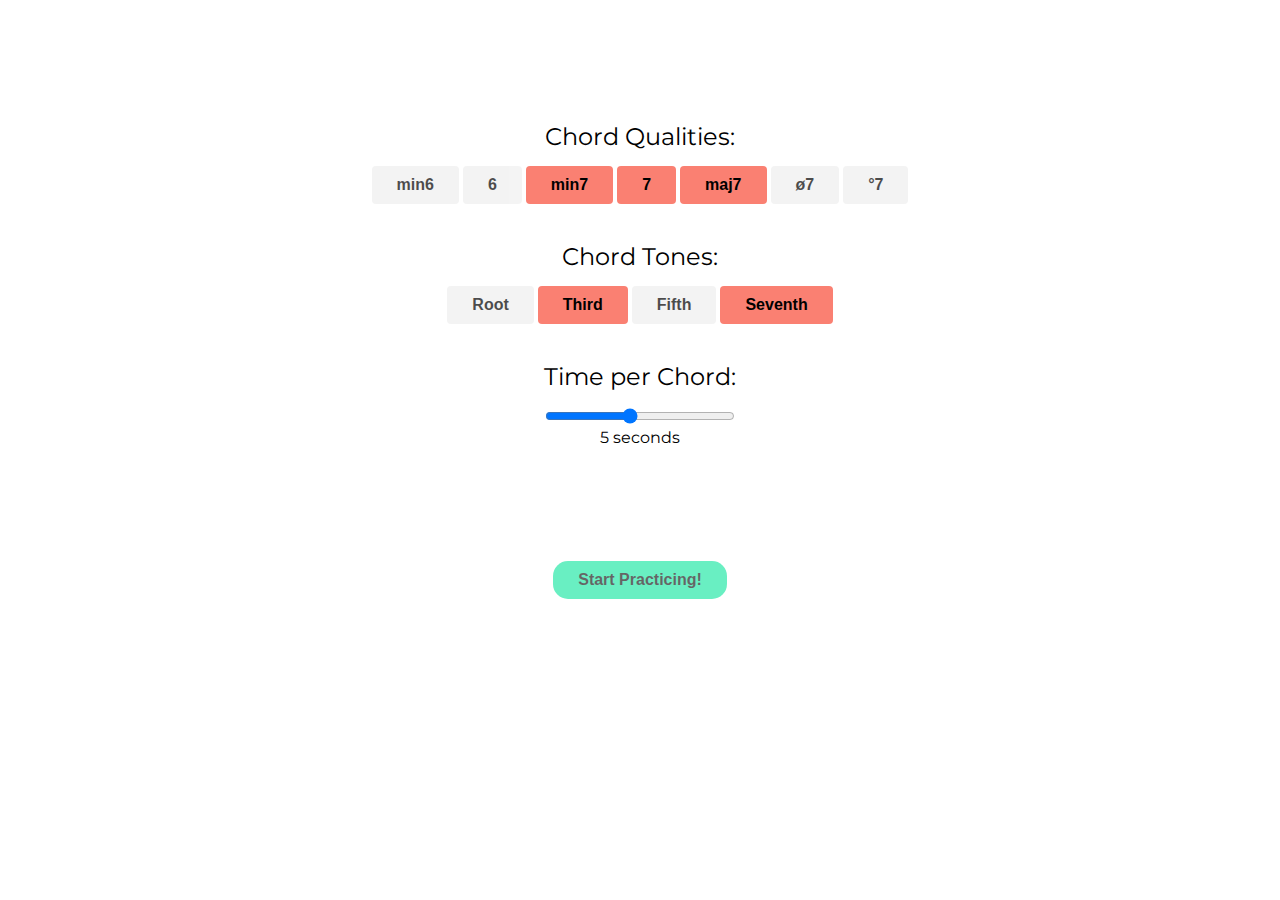
<file: index.html>
<!DOCTYPE html>
<html lang="en">

<head>
  <meta charset="UTF-8">
  <meta http-equiv="X-UA-Compatible" content="IE=edge">
  <meta name="viewport" content="width=device-width, initial-scale=1.0">
  <link rel="stylesheet" href="style.css">
  <script defer src="script.js"></script>
  <title>Practice Jazz Chords</title>
</head>

<body>

  <div id="selectionMenuUI">

    <br><br><br><br><br><br>

    <div id="chordQualities">Chord Qualities:</div>
    <button class="btn" id="min6" onclick="toggle(this)">min6</button>
    <button class="btn" id="6"    onclick="toggle(this)">6</button>
    <button class="btn" id="min7" onclick="toggle(this)" toggled>min7</button>
    <button class="btn" id="7"    onclick="toggle(this)" toggled>7</button>
    <button class="btn" id="maj7" onclick="toggle(this)" toggled>maj7</button>
    <button class="btn" id="ø7"   onclick="toggle(this)">ø7</button>
    <button class="btn" id="°7"   onclick="toggle(this)">°7</button>
    

    <br><br><br>

    <div id="chordTones">Chord Tones:</div>
    <button class="btn" id="root"    onclick="toggle(this)">Root</button>
    <button class="btn" id="third"   onclick="toggle(this)" toggled>Third</button>
    <button class="btn" id="fifth"   onclick="toggle(this)">Fifth</button>
    <button class="btn" id="seventh" onclick="toggle(this)" toggled>Seventh</button>

    <!-- <br><br><br>
    <div id="chordExtensions">Chord Extensions</div>
    <button class="btn" id="ninth"      onclick="toggle(this)" toggled>9 / b9 / #9</button>
    <button class="btn" id="eleventh"   onclick="toggle(this)">11 / #11</button>
    <button class="btn" id="thirteenth" onclick="toggle(this)" toggled>13 / b13</button> -->

    <br><br><br>

    <!-- Choose the time during which a chord is displayed -->
    <div id="divNbSecondsPerChord">
      <div id="chordTime">Time per Chord:</div>
      <input type="range" min="1" max="10" value="5" step="1" id="sliderNbSecondsPerChord">
      <div id="nbSecondsPerChord">{3 sec}</div>
      <script>
        var slider = document.getElementById("sliderNbSecondsPerChord");
        var output = document.getElementById("nbSecondsPerChord");
        output.innerHTML = slider.value + ' seconds';
        // Update the current slider value (each time you drag the slider handle)
        slider.oninput = function () {
          output.innerHTML = this.value == 1 ? this.value + ' second' : this.value + ' seconds';
        }
      </script>
    </div>

    <br><br><br><br>

    <div id="errorMessage" hidden>{Error Message Placeholder}</div>

    <br><br>

    <!-- Pressing "start" will hide the selection menu and directly start the game -->
    <div id="startButton">
      <button class="btn2" onclick="startGame()">Start Practicing!</button>
    </div>

  </div>

  <div id="gameUI" hidden>

    <div id='progressbar'></div>

    <div id="chord">Chord</div>

    <div id="note">Note</div>

    <button class="btn" id="backButton" onclick="window.location.reload()">Back to Menu</button>

  </div>

</body>


</html>
</file>
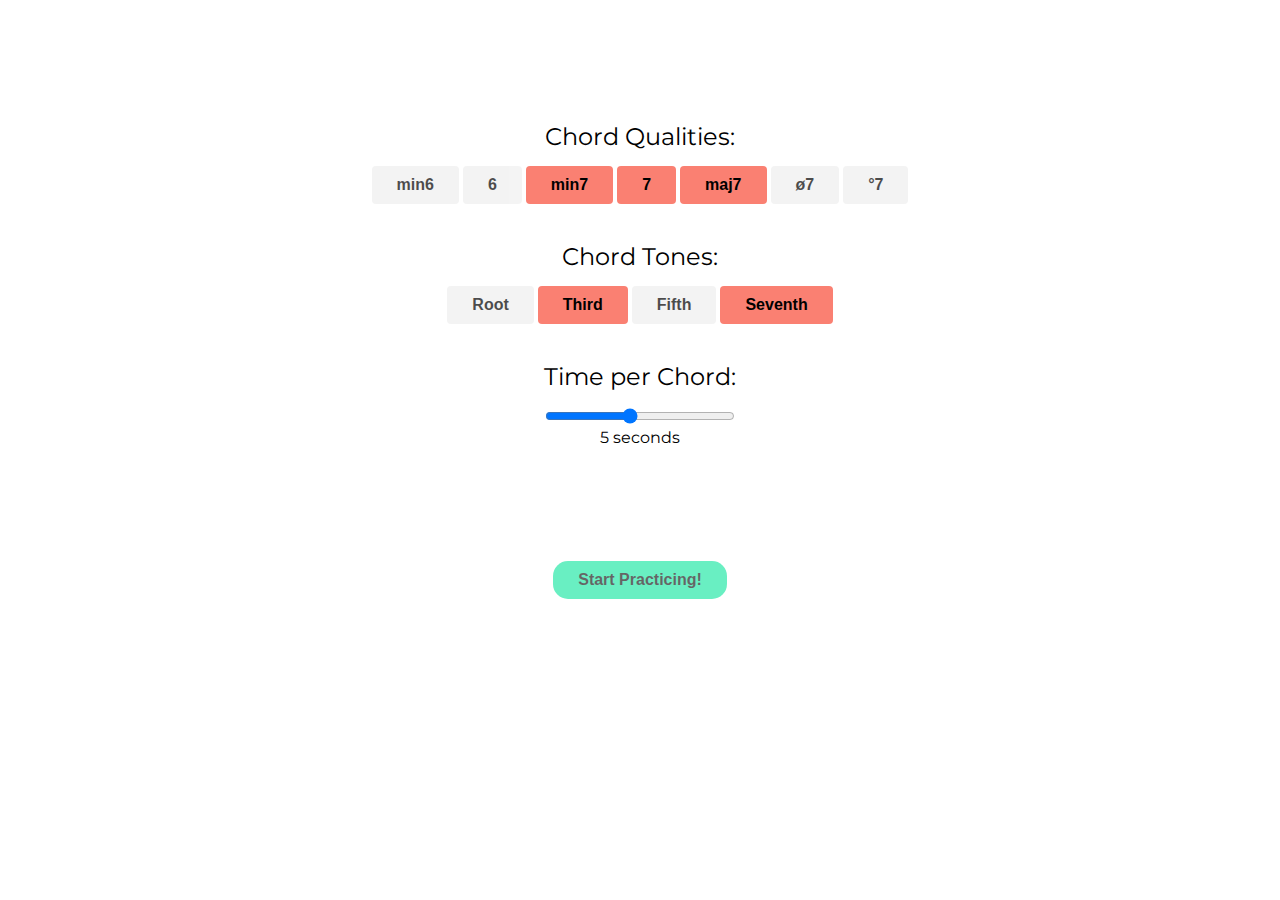
<file: game.html>
<!DOCTYPE html>
<html lang="en">

<head>
  <meta charset="UTF-8">
  <meta http-equiv="X-UA-Compatible" content="IE=edge">
  <meta name="viewport" content="width=device-width, initial-scale=1.0">
  <link rel="stylesheet" href="style.css">
  <script defer src="script.js"></script>
  <title>Test Midi</title>
</head>

<body>

  <div id="selectionMenuUI">

    <br><br><br><br><br><br>

    <div id="chordQualities">Chord Qualities:</div>
    <button class="btn" id="min6" onclick="toggle(this)">min6</button>
    <button class="btn" id="6"    onclick="toggle(this)">6</button>
    <button class="btn" id="min7" onclick="toggle(this)" toggled>min7</button>
    <button class="btn" id="7"    onclick="toggle(this)" toggled>7</button>
    <button class="btn" id="maj7" onclick="toggle(this)" toggled>maj7</button>
    <button class="btn" id="ø7"   onclick="toggle(this)">ø7</button>
    <button class="btn" id="°7"   onclick="toggle(this)">°7</button>
    

    <br><br><br>

    <div id="chordTones">Chord Tones:</div>
    <button class="btn" id="root"    onclick="toggle(this)">Root</button>
    <button class="btn" id="third"   onclick="toggle(this)" toggled>Third</button>
    <button class="btn" id="fifth"   onclick="toggle(this)">Fifth</button>
    <button class="btn" id="seventh" onclick="toggle(this)" toggled>Seventh</button>

    <!-- <br><br><br>
    <div id="chordExtensions">Chord Extensions</div>
    <button class="btn" id="ninth"      onclick="toggle(this)" toggled>9 / b9 / #9</button>
    <button class="btn" id="eleventh"   onclick="toggle(this)">11 / #11</button>
    <button class="btn" id="thirteenth" onclick="toggle(this)" toggled>13 / b13</button> -->

    <br><br><br>

    <!-- Choose the time during which a chord is displayed -->
    <div id="divNbSecondsPerChord">
      <div id="chordTime">Time per Chord:</div>
      <input type="range" min="1" max="10" value="5" step="1" id="sliderNbSecondsPerChord">
      <div id="nbSecondsPerChord">{3 sec}</div>
      <script>
        var slider = document.getElementById("sliderNbSecondsPerChord");
        var output = document.getElementById("nbSecondsPerChord");
        output.innerHTML = slider.value + ' seconds';
        // Update the current slider value (each time you drag the slider handle)
        slider.oninput = function () {
          if (this.value == 1) {
            output.innerHTML = this.value + ' second'
          } else {
            output.innerHTML = this.value + ' seconds';
          }
        }
      </script>
    </div>

    <br><br><br><br>

    <div id="errorMessage" hidden>{Error Message Placeholder}</div>

    <br><br>

    <!-- Pressing "start" will hide the selection menu and directly start the game -->
    <div id="startButton">
      <button class="btn2" onclick="startGame()">Start Practicing!</button>
    </div>

  </div>

  <div id="gameUI" hidden>

    <div id='progressbar'></div>

    <div id="chord">Chord</div>

    <div id="note">Note</div>

  </div>


</body>

</html>
</file>
<file: style.css>
@font-face {
  font-family: MyMontserrat;
  src: url(Montserrat-Regular.ttf);
}

.btn {
  opacity: 0.7;
  border: none;
  border-radius: 4px;
  cursor: pointer;
  font-size: 16px;
  font-weight: bold;
  padding: 10px 25px;
}

.btn[toggled] {
  background-color: salmon;
  opacity: 1.0;
}

.btn2 {
  /* background-color: rgb(10, 181, 124); */
  background-color: rgb(7, 229, 155);
  opacity: 0.6;
  border: none;
  border-radius: 15px;
  cursor: pointer;
  font-size: 16px;
  font-weight: bold;
  padding: 10px 25px;
  transition: 0.3s;
}

.btn2:hover {
  opacity: 1.0;
}

#chordQualities, #chordTones, #chordTime {
  font-size: 1.5em;
  padding-bottom: 15px;
}

#errorMessage {
  font-size: 1.2em;
  color: red;
  font-style: italic;
}

input[type="range"] {
  width: 15%;
  color: salmon;
}

body {
  text-align: center;
  font-family: 'MyMontserrat';
}

#chord {
    font-size: 4em;
    padding-top: 2%;
}

#note {
    font-size: 3em;
    padding-top: 10%;
}

/* Refenrece: https://stackoverflow.com/questions/31109581/javascript-timer-progress-bar */
.progressbar {
  width: 80%;
  margin: 8% auto;
  /* border: solid 1px #000; */
}
.progressbar .inner {
  height: 5px;
  animation: progressbar-countdown;
  /* Placeholder, this will be updated using javascript */
  animation-duration: 40s;
  /* We stop in the end */
  animation-iteration-count: infinite;
  /* Stay on pause when the animation is finished finished */
  /* animation-fill-mode: forwards; */
  /* We start paused, we start the animation using javascript */
  /* animation-play-state: paused; */
  /* We want a linear animation, ease-out is standard */
  animation-timing-function: linear;
}
@keyframes progressbar-countdown {
  0% {
    width: 100%;
    background: rgb(13, 142, 234);
  }
  100% {
    width: 0%;
    background-color: salmon;
  }
}
/*******************************************/

#backButton {
  position: absolute;
  /* left: 50%; */
  bottom: 8%;
  transform: translate(-50%, -50%);
  margin: 0 auto;
}
</file>
